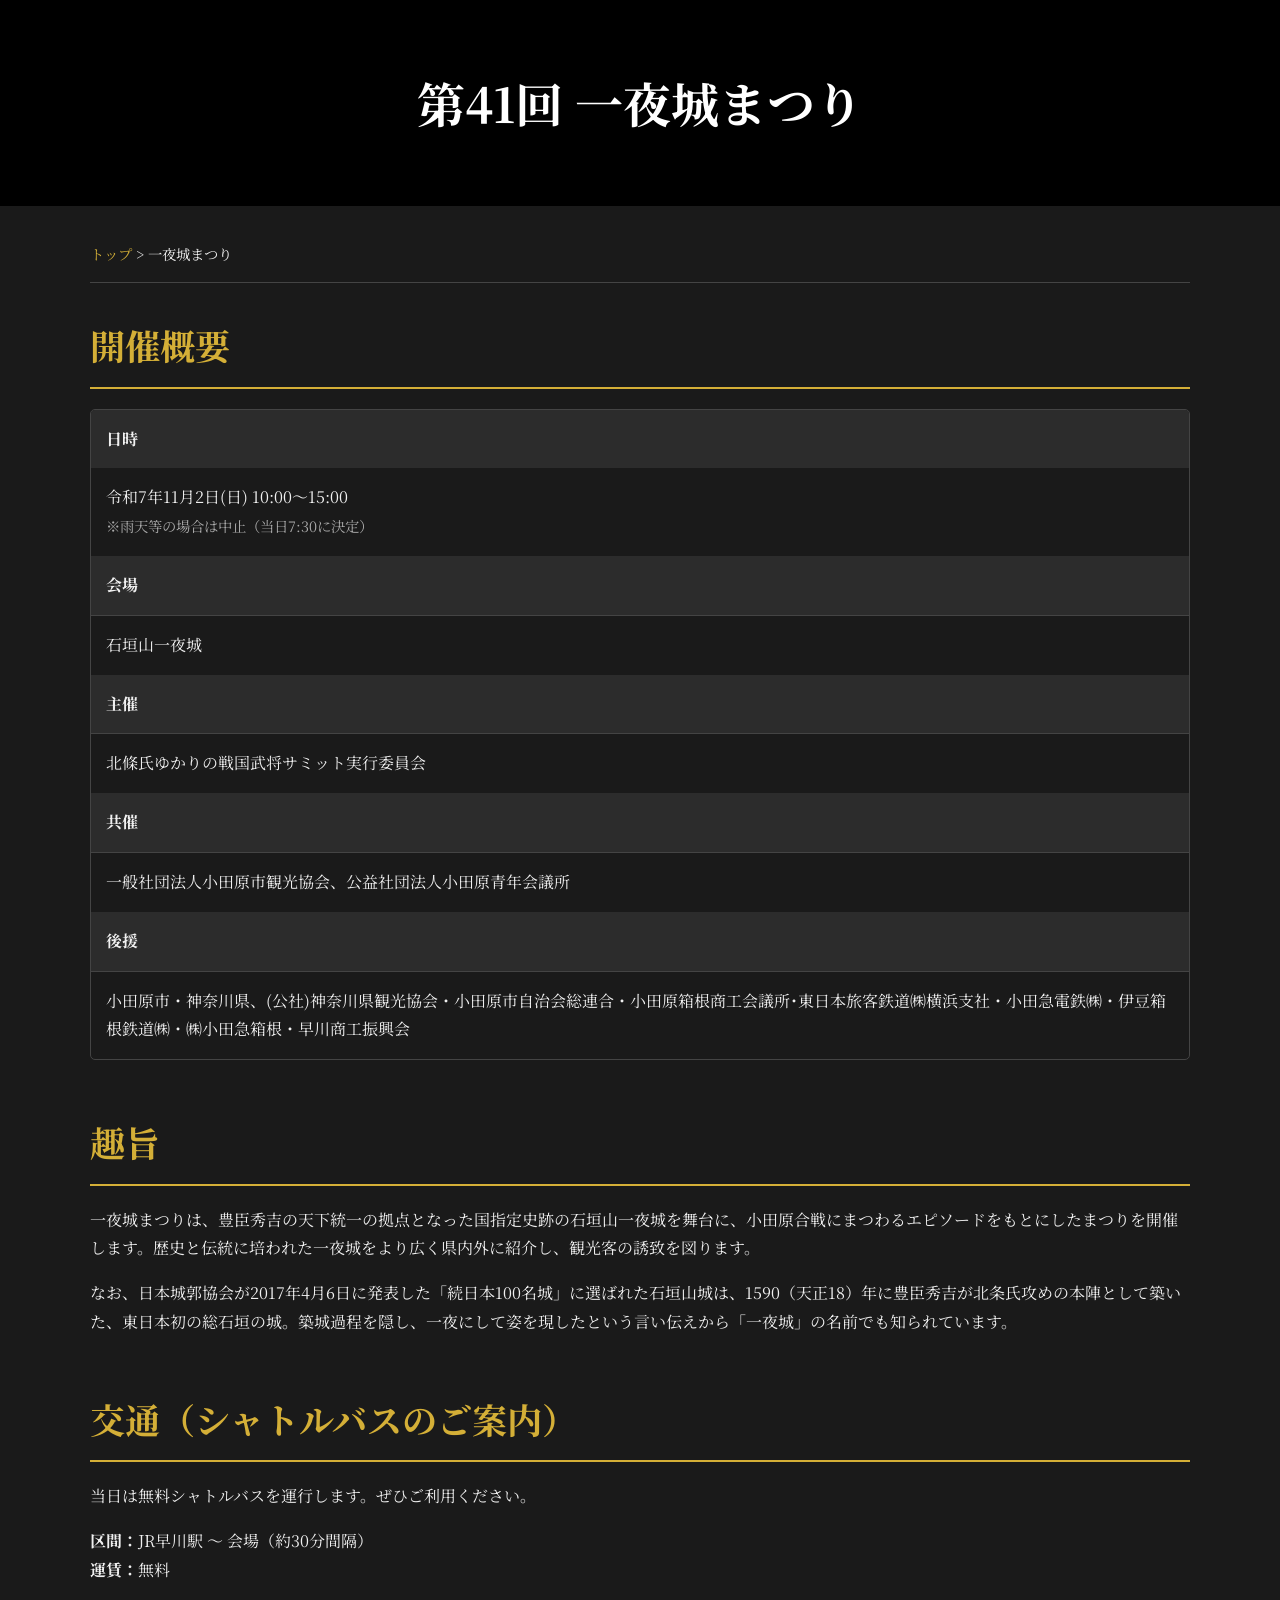
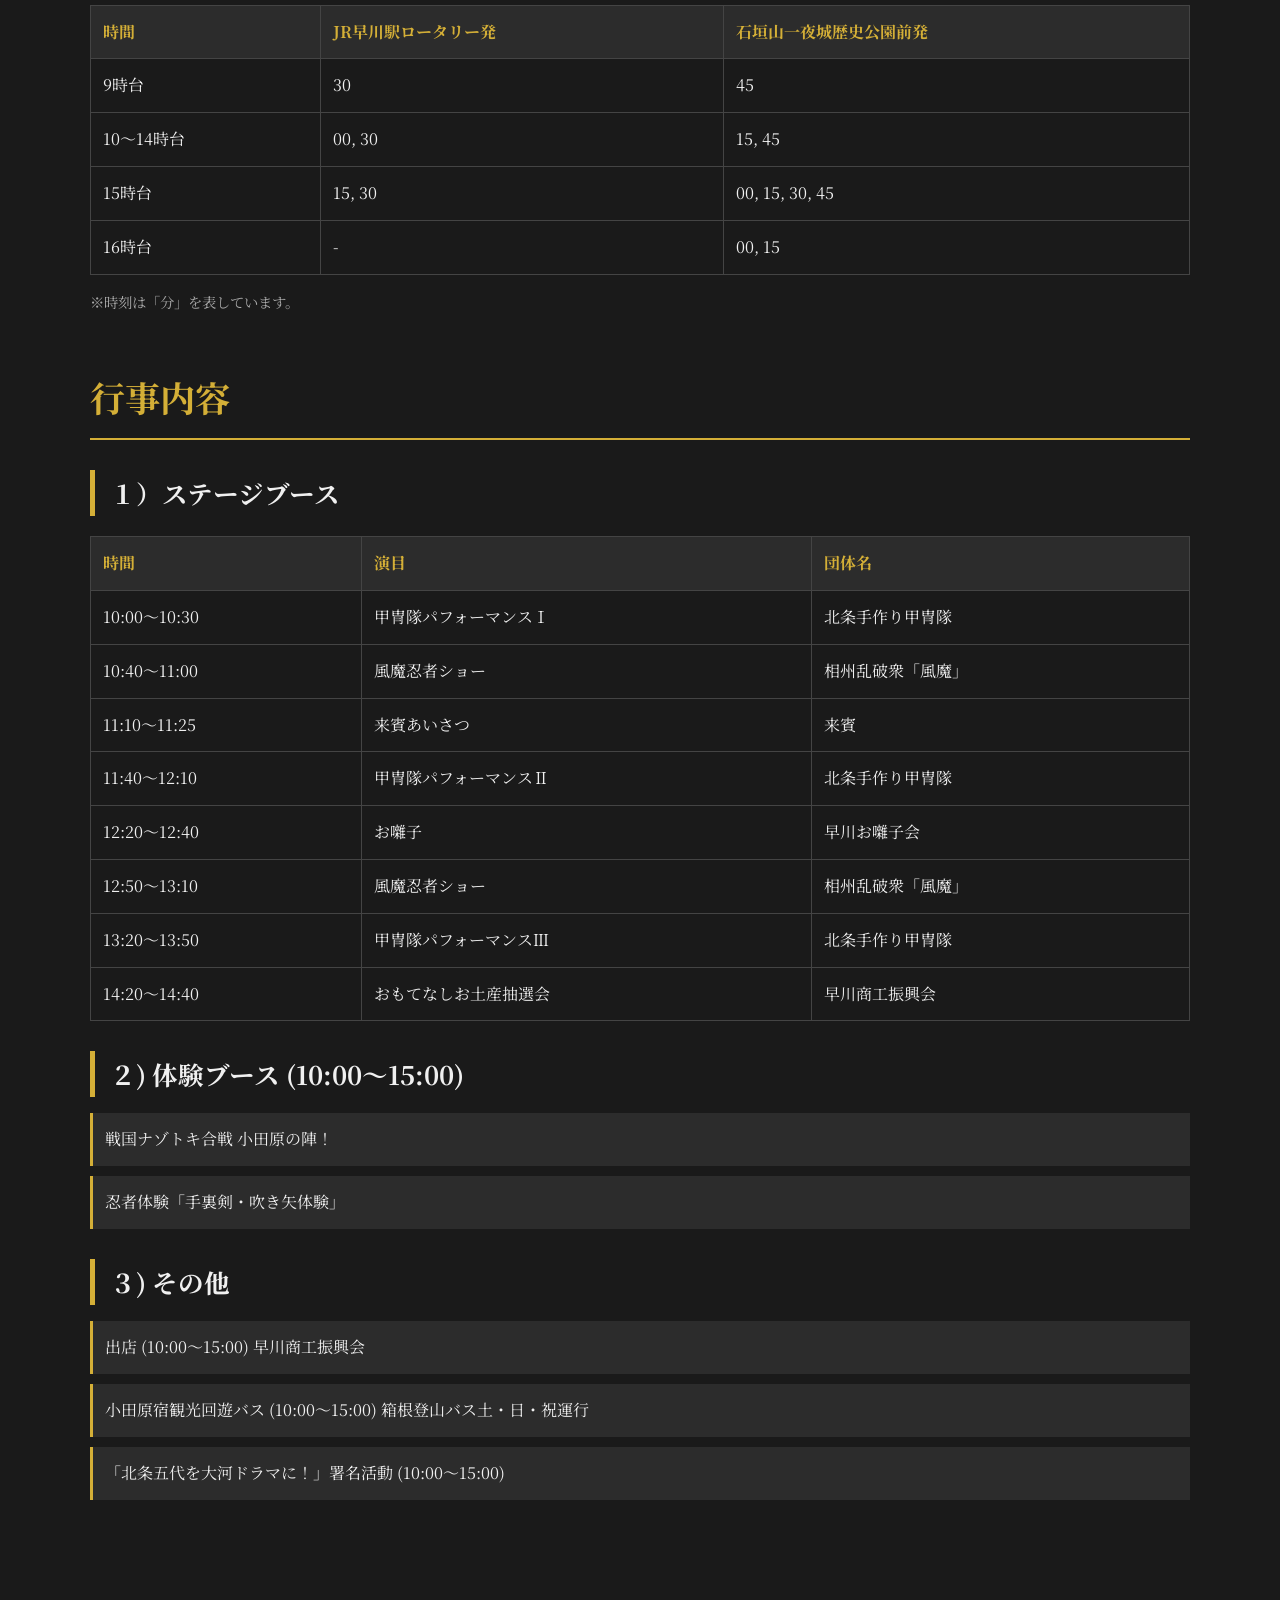
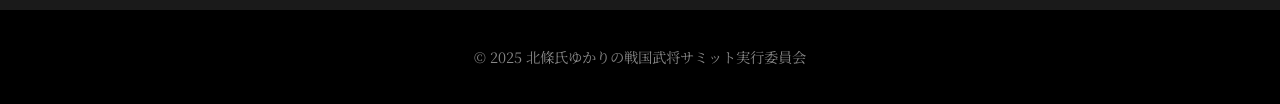
<file: ichiyajo.html>
<!DOCTYPE html>
<html lang="ja">
<head>
    <meta charset="UTF-8">
    <meta name="viewport" content="width=device-width, initial-scale=1.0">
    <title>第41回 一夜城まつり</title>
    <link rel="stylesheet" href="style.css">
    <link href="https://fonts.googleapis.com/css2?family=Noto+Serif+JP:wght@400;700&display=swap" rel="stylesheet">
</head>
<body>
    <header class="page-header">
        <div class="header-content">
            <h1>第41回 一夜城まつり</h1>
        </div>
    </header>

    <div class="container">
        <nav class="breadcrumbs">
            <a href="index.html">トップ</a> &gt; 一夜城まつり
        </nav>

        <article class="event-details">
            <section id="gaiyo">
                <h2>開催概要</h2>
                <dl>
                    <dt>日時</dt>
                    <dd>令和7年11月2日(日) 10:00～15:00 <br><span class="note">※雨天等の場合は中止（当日7:30に決定）</span></dd>
                    <dt>会場</dt>
                    <dd>石垣山一夜城</dd>
                    <dt>主催</dt>
                    <dd>北條氏ゆかりの戦国武将サミット実行委員会</dd>
                    <dt>共催</dt>
                    <dd>一般社団法人小田原市観光協会、公益社団法人小田原青年会議所</dd>
                    <dt>後援</dt>
                    <dd>小田原市・神奈川県、(公社)神奈川県観光協会・小田原市自治会総連合・小田原箱根商工会議所･東日本旅客鉄道㈱横浜支社・小田急電鉄㈱・伊豆箱根鉄道㈱・㈱小田急箱根・早川商工振興会</dd>
                </dl>
            </section>

            <section id="shushi">
                <h2>趣旨</h2>
                <p>
                    一夜城まつりは、豊臣秀吉の天下統一の拠点となった国指定史跡の石垣山一夜城を舞台に、小田原合戦にまつわるエピソードをもとにしたまつりを開催します。歴史と伝統に培われた一夜城をより広く県内外に紹介し、観光客の誘致を図ります。
                </p>
                <p>
                    なお、日本城郭協会が2017年4月6日に発表した「続日本100名城」に選ばれた石垣山城は、1590（天正18）年に豊臣秀吉が北条氏攻めの本陣として築いた、東日本初の総石垣の城。築城過程を隠し、一夜にして姿を現したという言い伝えから「一夜城」の名前でも知られています。
                </p>
            </section>

            <section id="access">
                <h2>交通（シャトルバスのご案内）</h2>
                <p>当日は無料シャトルバスを運行します。ぜひご利用ください。</p>
                <p><strong>区間：</strong>JR早川駅 ～ 会場（約30分間隔）<br><strong>運賃：</strong>無料</p>
                <table class="timetable">
                    <thead>
                        <tr>
                            <th>時間</th>
                            <th>JR早川駅ロータリー発</th>
                            <th>石垣山一夜城歴史公園前発</th>
                        </tr>
                    </thead>
                    <tbody>
                        <tr>
                            <td>9時台</td>
                            <td>30</td>
                            <td>45</td>
                        </tr>
                        <tr>
                            <td>10～14時台</td>
                            <td>00, 30</td>
                            <td>15, 45</td>
                        </tr>
                        <tr>
                            <td>15時台</td>
                            <td>15, 30</td>
                            <td>00, 15, 30, 45</td>
                        </tr>
                        <tr>
                            <td>16時台</td>
                            <td>-</td>
                            <td>00, 15</td>
                        </tr>
                    </tbody>
                </table>
                 <p class="note">※時刻は「分」を表しています。</p>
            </section>

            <section id="program">
                <h2>行事内容</h2>

                <h3>１）ステージブース</h3>
                <table class="timetable">
                    <thead>
                        <tr>
                            <th>時間</th>
                            <th>演目</th>
                            <th>団体名</th>
                        </tr>
                    </thead>
                    <tbody>
                        <tr>
                            <td>10:00～10:30</td>
                            <td>甲冑隊パフォーマンスⅠ</td>
                            <td>北条手作り甲冑隊</td>
                        </tr>
                        <tr>
                            <td>10:40～11:00</td>
                            <td>風魔忍者ショー</td>
                            <td>相州乱破衆「風魔」</td>
                        </tr>
                        <tr>
                            <td>11:10～11:25</td>
                            <td>来賓あいさつ</td>
                            <td>来賓</td>
                        </tr>
                        <tr>
                            <td>11:40～12:10</td>
                            <td>甲冑隊パフォーマンスⅡ</td>
                            <td>北条手作り甲冑隊</td>
                        </tr>
                        <tr>
                            <td>12:20～12:40</td>
                            <td>お囃子</td>
                            <td>早川お囃子会</td>
                        </tr>
                        <tr>
                            <td>12:50～13:10</td>
                            <td>風魔忍者ショー</td>
                            <td>相州乱破衆「風魔」</td>
                        </tr>
                        <tr>
                            <td>13:20～13:50</td>
                            <td>甲冑隊パフォーマンスⅢ</td>
                            <td>北条手作り甲冑隊</td>
                        </tr>
                        <tr>
                            <td>14:20～14:40</td>
                            <td>おもてなしお土産抽選会</td>
                            <td>早川商工振興会</td>
                        </tr>
                    </tbody>
                </table>

                <h3>２) 体験ブース (10:00～15:00)</h3>
                <ul>
                    <li>戦国ナゾトキ合戦 小田原の陣！</li>
                    <li>忍者体験「手裏剣・吹き矢体験」</li>
                </ul>

                <h3>３) その他</h3>
                <ul>
                    <li>出店 (10:00～15:00) 早川商工振興会</li>
                    <li>小田原宿観光回遊バス (10:00～15:00) 箱根登山バス土・日・祝運行</li>
                    <li>「北条五代を大河ドラマに！」署名活動 (10:00～15:00)</li>
                </ul>
            </section>
        </article>
    </div>

    <footer>
        <p>&copy; 2025 北條氏ゆかりの戦国武将サミット実行委員会</p>
    </footer>
</body>
</html>
</file>
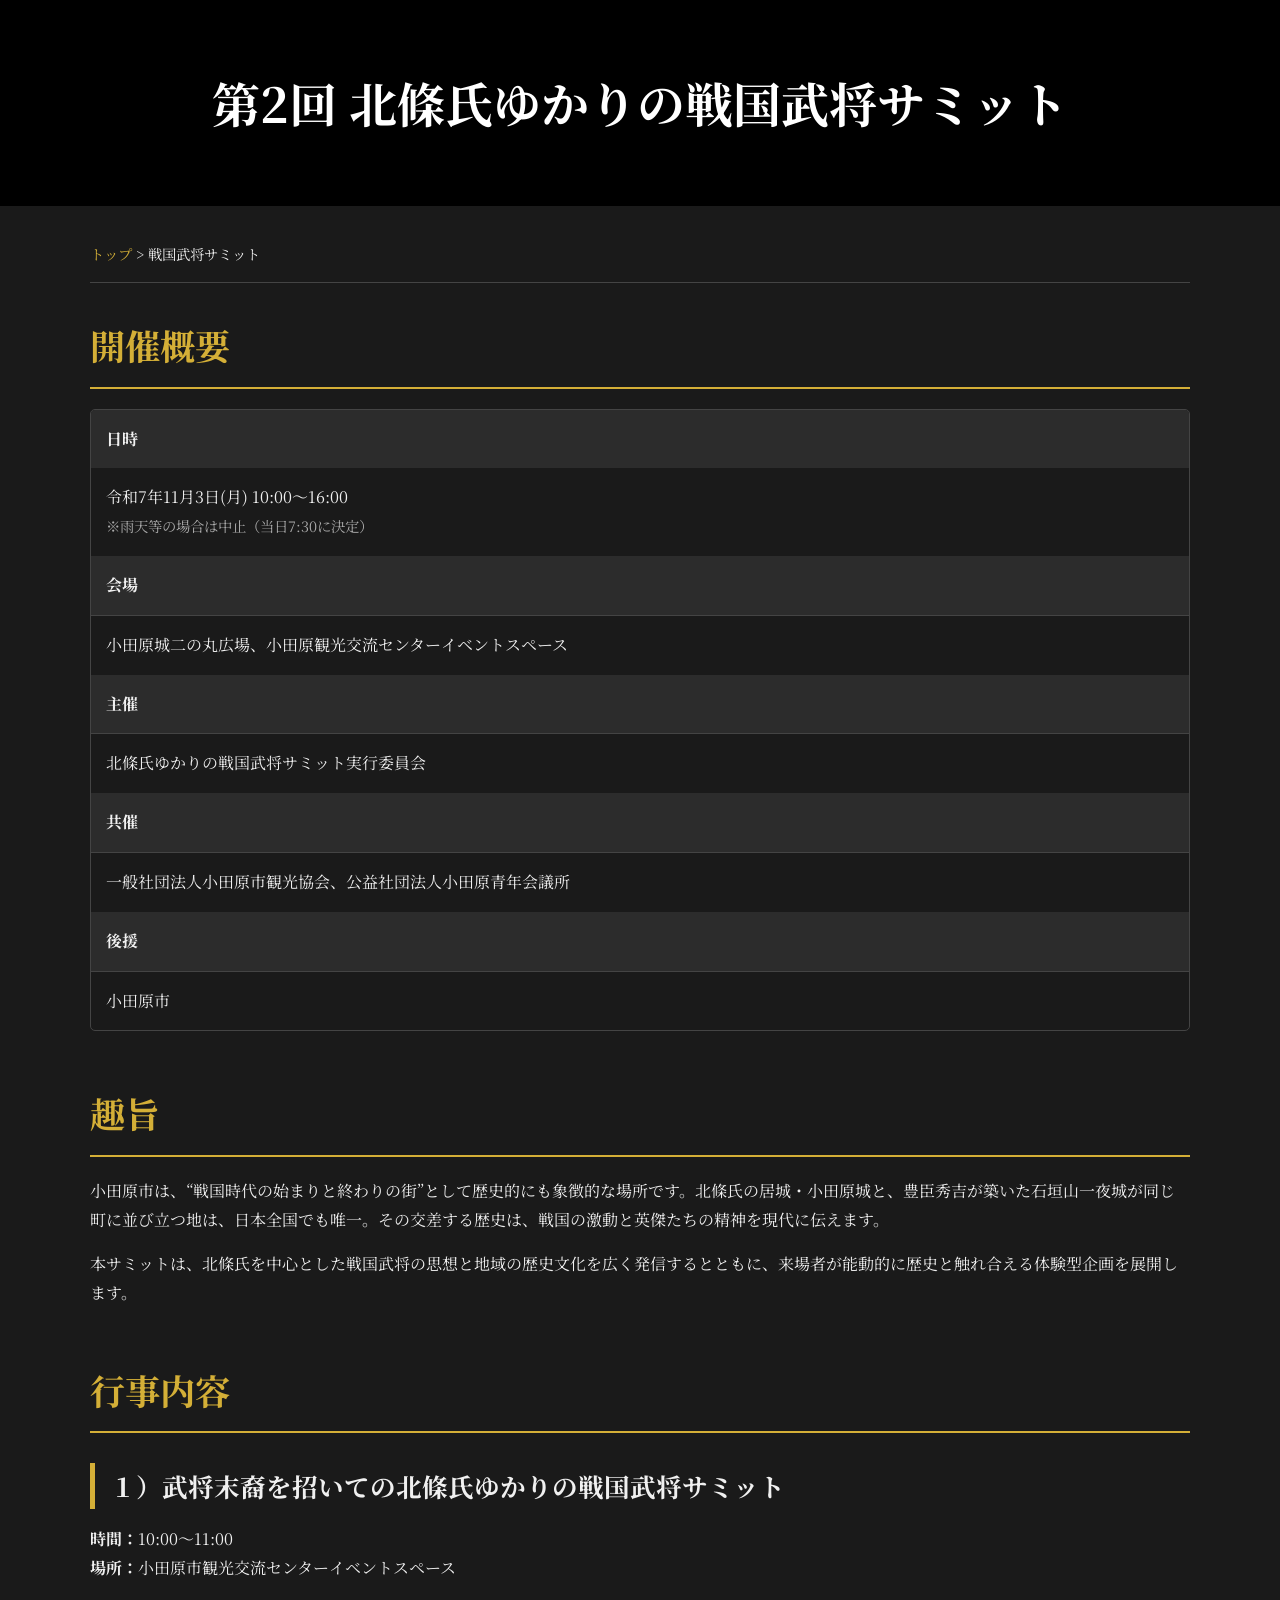
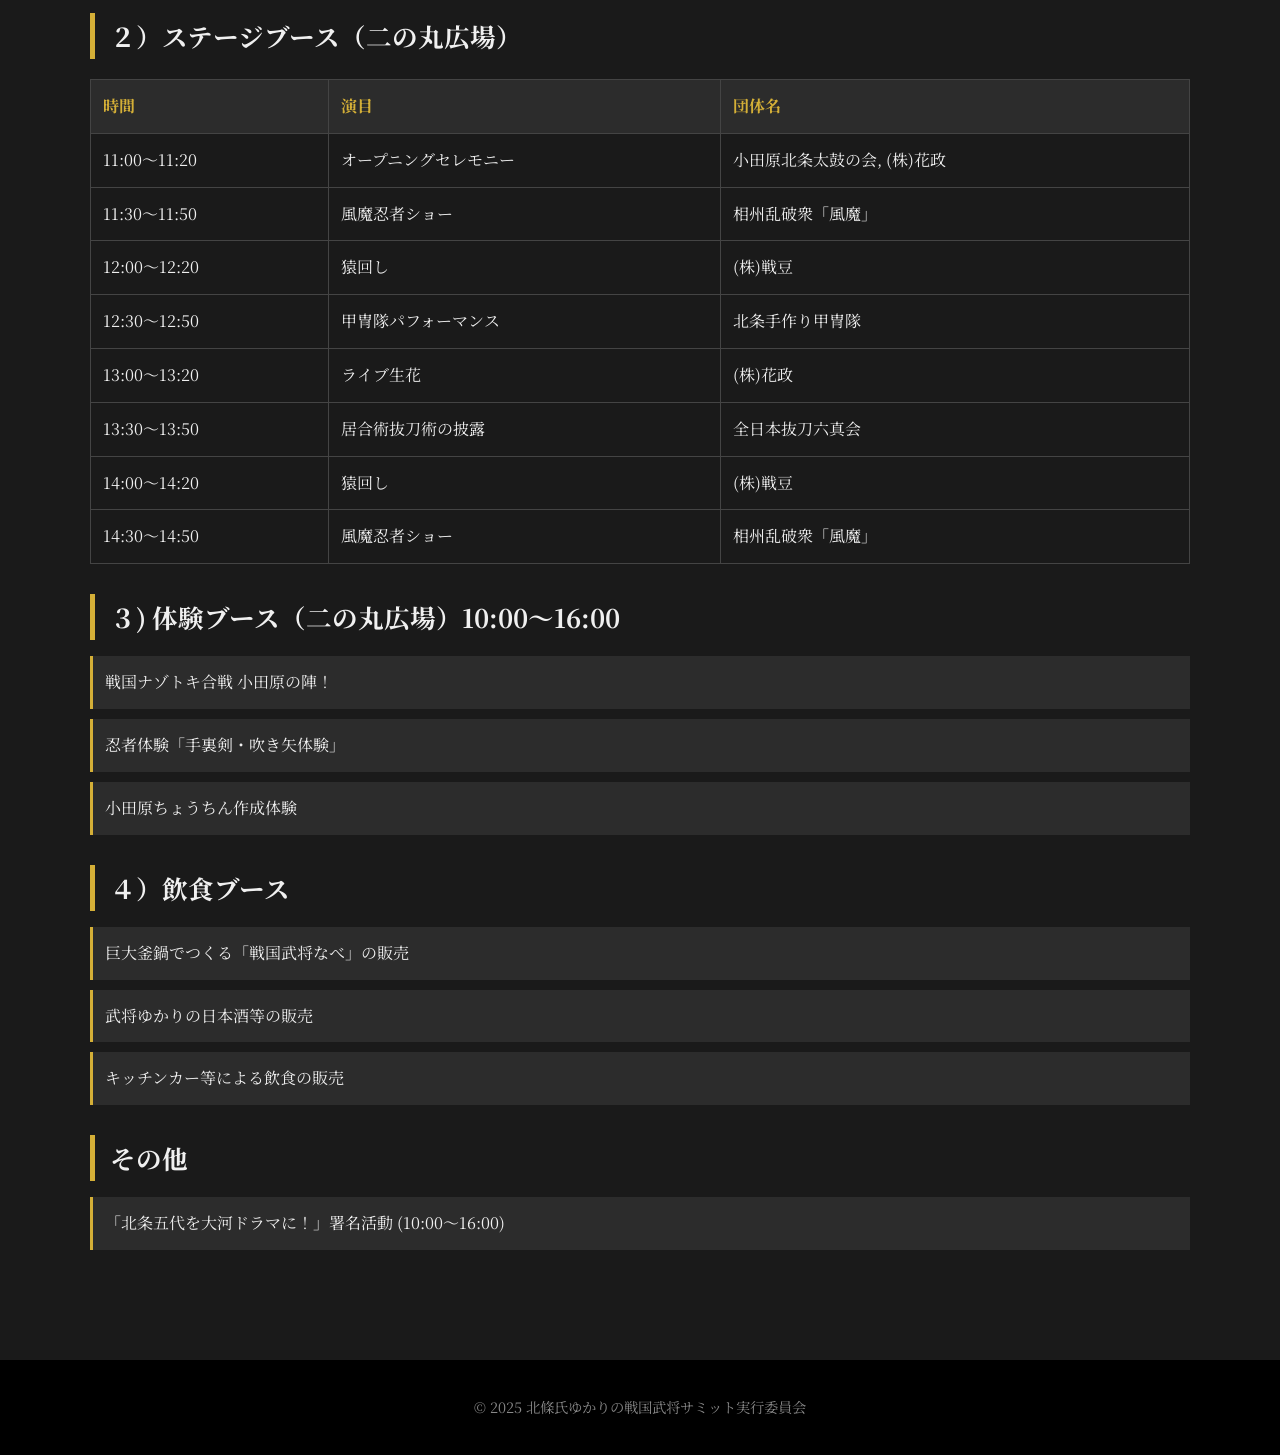
<file: summit.html>
<!DOCTYPE html>
<html lang="ja">
<head>
    <meta charset="UTF-8">
    <meta name="viewport" content="width=device-width, initial-scale=1.0">
    <title>第2回 北條氏ゆかりの戦国武将サミット</title>
    <link rel="stylesheet" href="style.css">
    <link href="https://fonts.googleapis.com/css2?family=Noto+Serif+JP:wght@400;700&display=swap" rel="stylesheet">
</head>
<body>
    <header class="page-header">
        <div class="header-content">
            <h1>第2回 北條氏ゆかりの戦国武将サミット</h1>
        </div>
    </header>

    <div class="container">
        <nav class="breadcrumbs">
            <a href="index.html">トップ</a> &gt; 戦国武将サミット
        </nav>

        <article class="event-details">
            <section id="gaiyo">
                <h2>開催概要</h2>
                <dl>
                    <dt>日時</dt>
                    <dd>令和7年11月3日(月) 10:00～16:00 <br><span class="note">※雨天等の場合は中止（当日7:30に決定）</span></dd>
                    <dt>会場</dt>
                    <dd>小田原城二の丸広場、小田原観光交流センターイベントスペース</dd>
                    <dt>主催</dt>
                    <dd>北條氏ゆかりの戦国武将サミット実行委員会</dd>
                    <dt>共催</dt>
                    <dd>一般社団法人小田原市観光協会、公益社団法人小田原青年会議所</dd>
                    <dt>後援</dt>
                    <dd>小田原市</dd>
                </dl>
            </section>

            <section id="shushi">
                <h2>趣旨</h2>
                <p>
                    小田原市は、“戦国時代の始まりと終わりの街”として歴史的にも象徴的な場所です。北條氏の居城・小田原城と、豊臣秀吉が築いた石垣山一夜城が同じ町に並び立つ地は、日本全国でも唯一。その交差する歴史は、戦国の激動と英傑たちの精神を現代に伝えます。
                </p>
                <p>
                    本サミットは、北條氏を中心とした戦国武将の思想と地域の歴史文化を広く発信するとともに、来場者が能動的に歴史と触れ合える体験型企画を展開します。
                </p>
            </section>

            <section id="program">
                <h2>行事内容</h2>

                <h3>１）武将末裔を招いての北條氏ゆかりの戦国武将サミット</h3>
                <p><strong>時間：</strong>10:00～11:00<br><strong>場所：</strong>小田原市観光交流センターイベントスペース</p>

                <h3>２）ステージブース（二の丸広場）</h3>
                <table class="timetable">
                    <thead>
                        <tr>
                            <th>時間</th>
                            <th>演目</th>
                            <th>団体名</th>
                        </tr>
                    </thead>
                    <tbody>
                        <tr>
                            <td>11:00～11:20</td>
                            <td>オープニングセレモニー</td>
                            <td>小田原北条太鼓の会, (株)花政</td>
                        </tr>
                        <tr>
                            <td>11:30～11:50</td>
                            <td>風魔忍者ショー</td>
                            <td>相州乱破衆「風魔」</td>
                        </tr>
                        <tr>
                            <td>12:00～12:20</td>
                            <td>猿回し</td>
                            <td>(株)戦豆</td>
                        </tr>
                        <tr>
                            <td>12:30～12:50</td>
                            <td>甲冑隊パフォーマンス</td>
                            <td>北条手作り甲冑隊</td>
                        </tr>
                        <tr>
                            <td>13:00～13:20</td>
                            <td>ライブ生花</td>
                            <td>(株)花政</td>
                        </tr>
                        <tr>
                            <td>13:30～13:50</td>
                            <td>居合術抜刀術の披露</td>
                            <td>全日本抜刀六真会</td>
                        </tr>
                        <tr>
                            <td>14:00～14:20</td>
                            <td>猿回し</td>
                            <td>(株)戦豆</td>
                        </tr>
                        <tr>
                            <td>14:30～14:50</td>
                            <td>風魔忍者ショー</td>
                            <td>相州乱破衆「風魔」</td>
                        </tr>
                    </tbody>
                </table>

                <h3>３) 体験ブース（二の丸広場）10:00～16:00</h3>
                <ul>
                    <li>戦国ナゾトキ合戦 小田原の陣！</li>
                    <li>忍者体験「手裏剣・吹き矢体験」</li>
                    <li>小田原ちょうちん作成体験</li>
                </ul>

                <h3>４）飲食ブース</h3>
                <ul>
                    <li>巨大釜鍋でつくる「戦国武将なべ」の販売</li>
                    <li>武将ゆかりの日本酒等の販売</li>
                    <li>キッチンカー等による飲食の販売</li>
                </ul>

                <h3>その他</h3>
                <ul>
                    <li>「北条五代を大河ドラマに！」署名活動 (10:00～16:00)</li>
                </ul>
            </section>
        </article>
    </div>

    <footer>
        <p>&copy; 2025 北條氏ゆかりの戦国武将サミット実行委員会</p>
    </footer>
</body>
</html>
</file>
<file: style.css>
/* 基本スタイル */
body {
    font-family: 'Noto Serif JP', serif;
    margin: 0;
    background-color: #1a1a1a;
    color: #f0f0f0;
    line-height: 1.8;
}

a {
    color: #d4af37;
    text-decoration: none;
    transition: color 0.3s;
}

a:hover {
    color: #fff;
}

img {
    max-width: 100%;
    height: auto;
}

.container {
    max-width: 1100px;
    margin: 0 auto;
    padding: 20px;
}

/* ヘッダー */
.top-header {
    background: #000 url('https://placehold.jp/1920x1080.png?text=%E5%9F%8E%E3%81%AE%E7%94%BB%E5%83%8F') center center/cover no-repeat;
    color: #fff;
    text-align: center;
    padding: 80px 20px;
    position: relative;
}

.top-header::before {
    content: '';
    position: absolute;
    top: 0;
    left: 0;
    right: 0;
    bottom: 0;
    background: rgba(0, 0, 0, 0.6);
}

.header-content {
    position: relative;
    z-index: 1;
}

.top-header h1 {
    font-size: 3.5rem;
    font-weight: 700;
    margin: 0;
    text-shadow: 2px 2px 8px rgba(0,0,0,0.8);
}

.top-header p {
    font-size: 1.2rem;
    margin-top: 10px;
    opacity: 0.9;
}

/* イベントリンクセクション */
.event-links {
    display: grid;
    grid-template-columns: 1fr 1fr;
    gap: 40px;
    margin-top: 40px;
}

.event-card a {
    display: block;
    background-color: #2c2c2c;
    border: 1px solid #444;
    border-radius: 8px;
    overflow: hidden;
    transition: transform 0.3s, box-shadow 0.3s;
}

.event-card a:hover {
    transform: translateY(-10px);
    box-shadow: 0 10px 20px rgba(0,0,0,0.4);
}

.event-card-image {
    line-height: 0;
}

.event-card-content {
    padding: 25px;
}

.event-card-content h2 {
    font-size: 1.8rem;
    margin-top: 0;
    margin-bottom: 10px;
    color: #d4af37;
}

.event-card-content .event-date {
    font-weight: bold;
    color: #ccc;
    margin-bottom: 15px;
}

.details-button {
    display: inline-block;
    margin-top: 15px;
    padding: 10px 20px;
    background-color: #d4af37;
    color: #1a1a1a;
    border-radius: 5px;
    font-weight: bold;
    text-align: center;
}

/* フッター */
footer {
    text-align: center;
    padding: 20px;
    margin-top: 40px;
    background-color: #000;
    font-size: 0.9rem;
    color: #888;
}

/* イベント詳細ページ */
.page-header {
    background: #000 url('https://placehold.jp/1920x400.png?text=%E5%92%8C%E9%A2%A8%E8%83%8C%E6%99%AF') center center/cover no-repeat;
    color: #fff;
    text-align: center;
    padding: 60px 20px;
    position: relative;
}

.page-header::before {
    content: '';
    position: absolute;
    top: 0;
    left: 0;
    right: 0;
    bottom: 0;
    background: rgba(0, 0, 0, 0.5);
}

.page-header h1 {
    font-size: 3rem;
    font-weight: 700;
    margin: 0;
    text-shadow: 2px 2px 8px rgba(0,0,0,0.8);
    position: relative;
    z-index: 1;
}

.breadcrumbs {
    padding: 15px 0;
    border-bottom: 1px solid #444;
    margin-bottom: 30px;
    font-size: 0.9rem;
}

.breadcrumbs a {
    color: #d4af37;
}

.event-details section {
    margin-bottom: 50px;
}

.event-details h2 {
    font-size: 2.2rem;
    color: #d4af37;
    border-bottom: 2px solid #d4af37;
    padding-bottom: 10px;
    margin-bottom: 20px;
}

.event-details h3 {
    font-size: 1.6rem;
    color: #f0f0f0;
    border-left: 5px solid #d4af37;
    padding-left: 15px;
    margin-top: 30px;
    margin-bottom: 15px;
}

.event-details dl {
    border: 1px solid #444;
    border-radius: 5px;
    overflow: hidden;
}

.event-details dt, .event-details dd {
    padding: 15px;
}

.event-details dt {
    background-color: #2c2c2c;
    font-weight: bold;
}

.event-details dd {
    margin: 0;
    border-top: 1px solid #444;
}

.event-details dd:first-of-type {
    border-top: none;
}

.note {
    font-size: 0.9rem;
    color: #aaa;
}

.timetable {
    width: 100%;
    border-collapse: collapse;
    margin-top: 20px;
}

.timetable th, .timetable td {
    border: 1px solid #444;
    padding: 12px;
    text-align: left;
}

.timetable thead {
    background-color: #2c2c2c;
}

.timetable th {
    color: #d4af37;
    font-weight: bold;
}

.event-details ul {
    list-style: none;
    padding-left: 0;
}

.event-details ul li {
    background: #2c2c2c;
    padding: 12px;
    border-left: 3px solid #d4af37;
    margin-bottom: 10px;
}

/* レスポンシブ対応 */
@media (max-width: 768px) {
    .top-header h1 {
        font-size: 2.5rem;
    }
    .sp-only {
        display: block;
    }
    .event-links {
        grid-template-columns: 1fr;
    }
}
</file>
